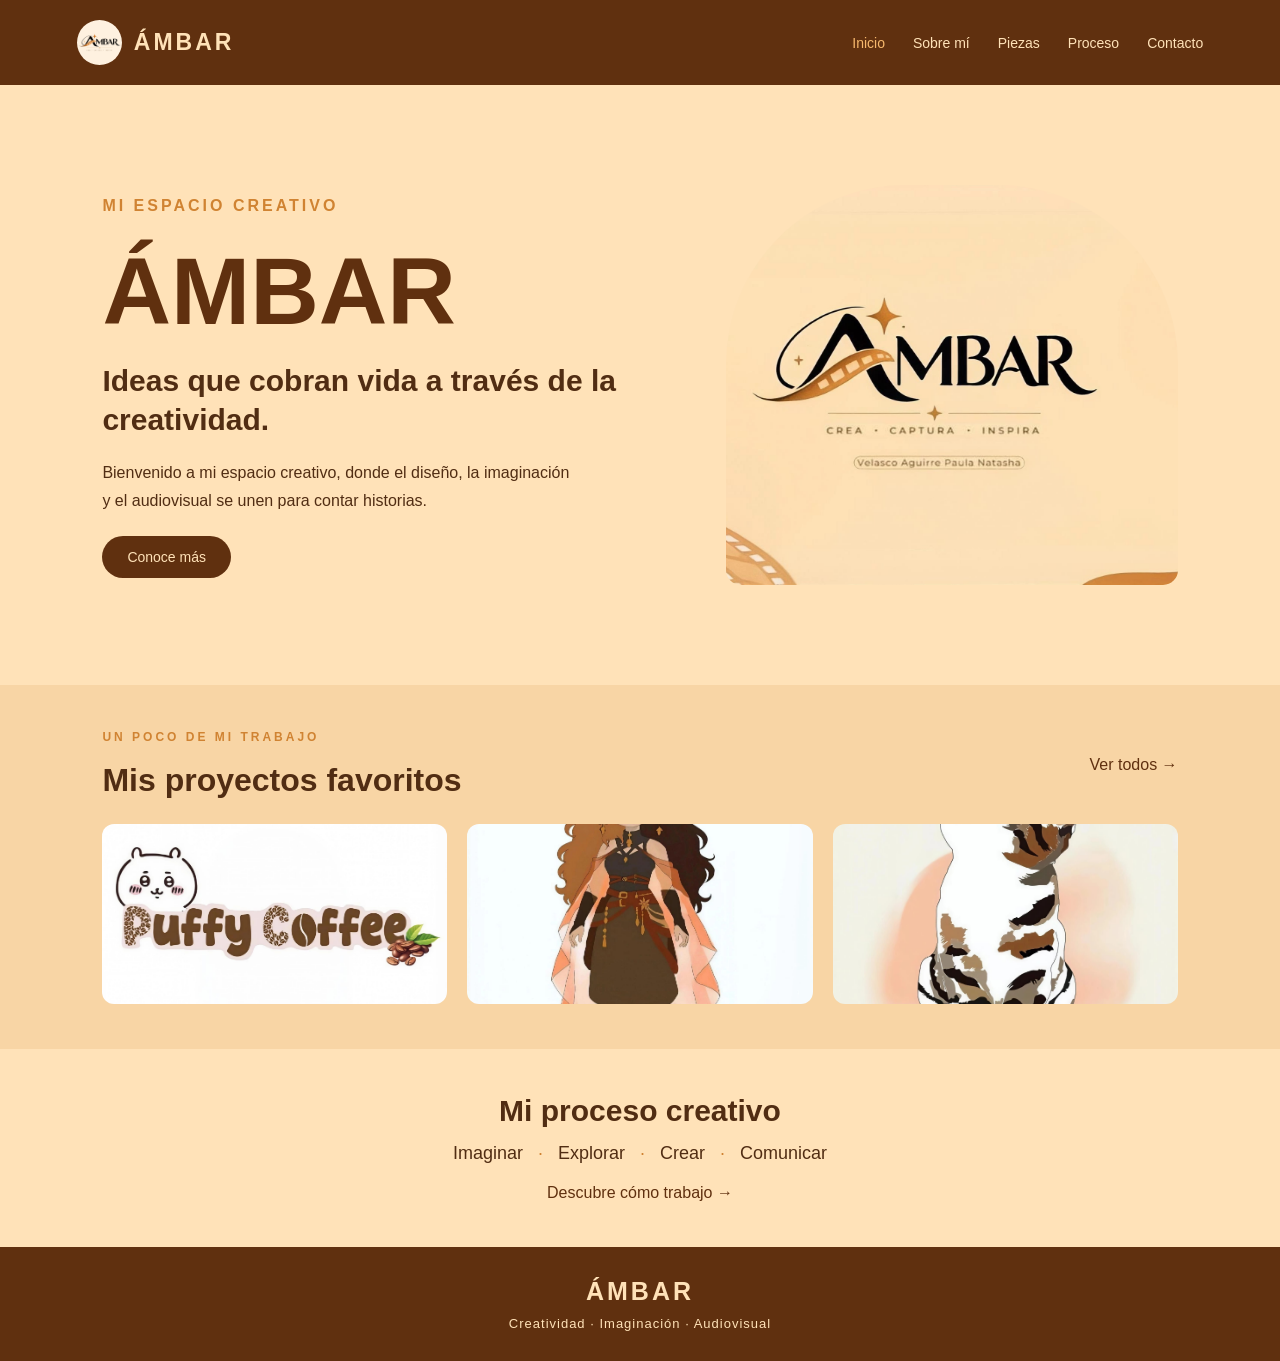
<file: index.html>
<!DOCTYPE html>
<html lang="es">
<head>
    <meta charset="UTF-8">
    <meta name="viewport" content="width=device-width, initial-scale=1.0">
    <title>ÁMBAR | Inicio</title>
    <link rel="stylesheet" href="estilos.css">
</head>
<body>

    <header>
        <div class="logo">
            <img src="logo.jpeg" alt="Logo de ÁMBAR">
            <h2>ÁMBAR</h2>
        </div>

        <nav>
            <a href="index.html" class="activo">Inicio</a>
            <a href="sobremi.html">Sobre mí</a>
            <a href="piezas.html">Piezas</a>
            <a href="proceso.html">Proceso</a>
            <a href="contacto.html">Contacto</a>
        </nav>
    </header>

    <main>
        <section class="portada">
            <div class="texto-portada">
                <p class="etiqueta">MI ESPACIO CREATIVO</p>
                <h1>ÁMBAR</h1>
                <h2>Ideas que cobran vida a través de la creatividad.</h2>
                <p>
                    Bienvenido a mi espacio creativo, donde el diseño,
                    la imaginación y el audiovisual se unen para contar historias.
                </p>
                <a href="sobremi.html" class="boton">Conoce más</a>
            </div>

            <div class="imagen-portada">
                <img src="portada.jpeg" alt="Imagen de presentación de ÁMBAR">
            </div>
        </section>

        <section class="vista-proyectos">
            <div class="titulo-seccion">
                <div>
                    <p class="etiqueta">UN POCO DE MI TRABAJO</p>
                    <h2>Mis proyectos favoritos</h2>
                </div>
                <a href="piezas.html">Ver todos →</a>
            </div>

            <div class="galeria-inicio">
                <img src="marca.jpeg" alt="Diseño de marca">
                <img src="creación de personaje.jpeg" alt="Creación de personaje">
                <img src="ilustracion gato.jpeg" alt="Ilustración de gato">
            </div>
        </section>

        <section class="frase-final">
            <h2>Mi proceso creativo</h2>
            <p>Imaginar <span>·</span> Explorar <span>·</span> Crear <span>·</span> Comunicar</p>
            <a href="proceso.html">Descubre cómo trabajo →</a>
        </section>
    </main>

    <footer>
        <h2>ÁMBAR</h2>
        <p>Creatividad · Imaginación · Audiovisual</p>
    </footer>

</body>
</html>
</file>
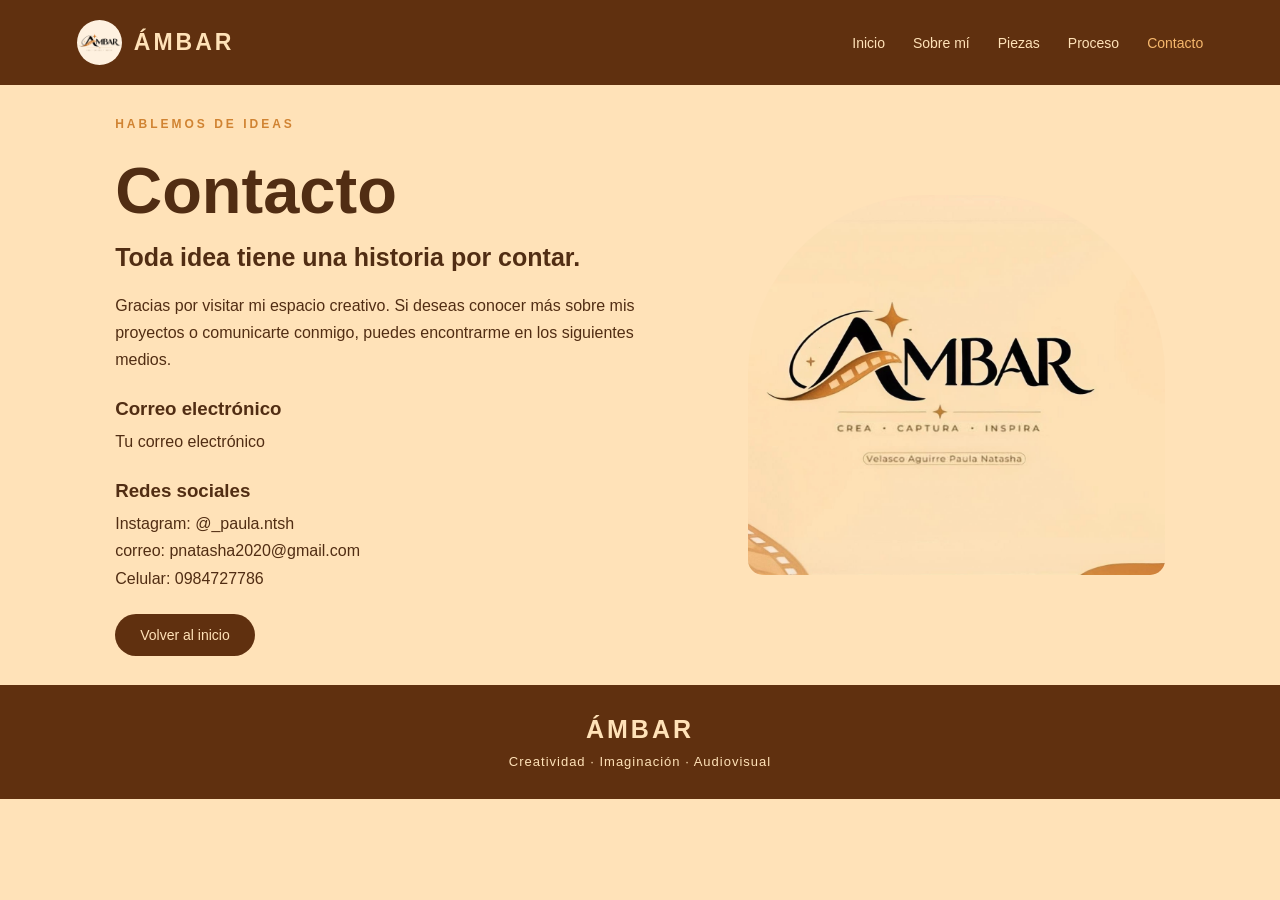
<file: contacto.html>
<!DOCTYPE html>
<html lang="es">
<head>
    <meta charset="UTF-8">
    <meta name="viewport" content="width=device-width, initial-scale=1.0">
    <title>ÁMBAR | Contacto</title>
    <link rel="stylesheet" href="estilos.css">
</head>
<body>

    <header>
        <div class="logo">
            <img src="logo.jpeg" alt="Logo de ÁMBAR">
            <h2>ÁMBAR</h2>
        </div>

        <nav>
            <a href="index.html">Inicio</a>
            <a href="sobremi.html">Sobre mí</a>
            <a href="piezas.html">Piezas</a>
            <a href="proceso.html">Proceso</a>
            <a href="contacto.html" class="activo">Contacto</a>
        </nav>
    </header>

    <main>
        <section class="contacto">
            <div class="contacto-texto">
                <p class="etiqueta">HABLEMOS DE IDEAS</p>
                <h1>Contacto</h1>
                <h2>Toda idea tiene una historia por contar.</h2>
                <p>
                    Gracias por visitar mi espacio creativo.
                    Si deseas conocer más sobre mis proyectos o comunicarte conmigo,
                    puedes encontrarme en los siguientes medios.
                </p>

                <div class="dato-contacto">
                    <h3>Correo electrónico</h3>
                    <p>Tu correo electrónico</p>
                </div>

                <div class="dato-contacto">
                    <h3>Redes sociales</h3>
                    <p>Instagram: @_paula.ntsh</p>
                    <p>correo: pnatasha2020@gmail.com</p>
                    <p>Celular: 0984727786</p>
                </div>

                <a href="index.html" class="boton">Volver al inicio</a>
            </div>

            <div class="contacto-imagen">
                <img src="portada.jpeg" alt="Imagen decorativa de ÁMBAR">
            </div>
        </section>
    </main>

    <footer>
        <h2>ÁMBAR</h2>
        <p>Creatividad · Imaginación · Audiovisual</p>
    </footer>

</body>
</html>
</file>
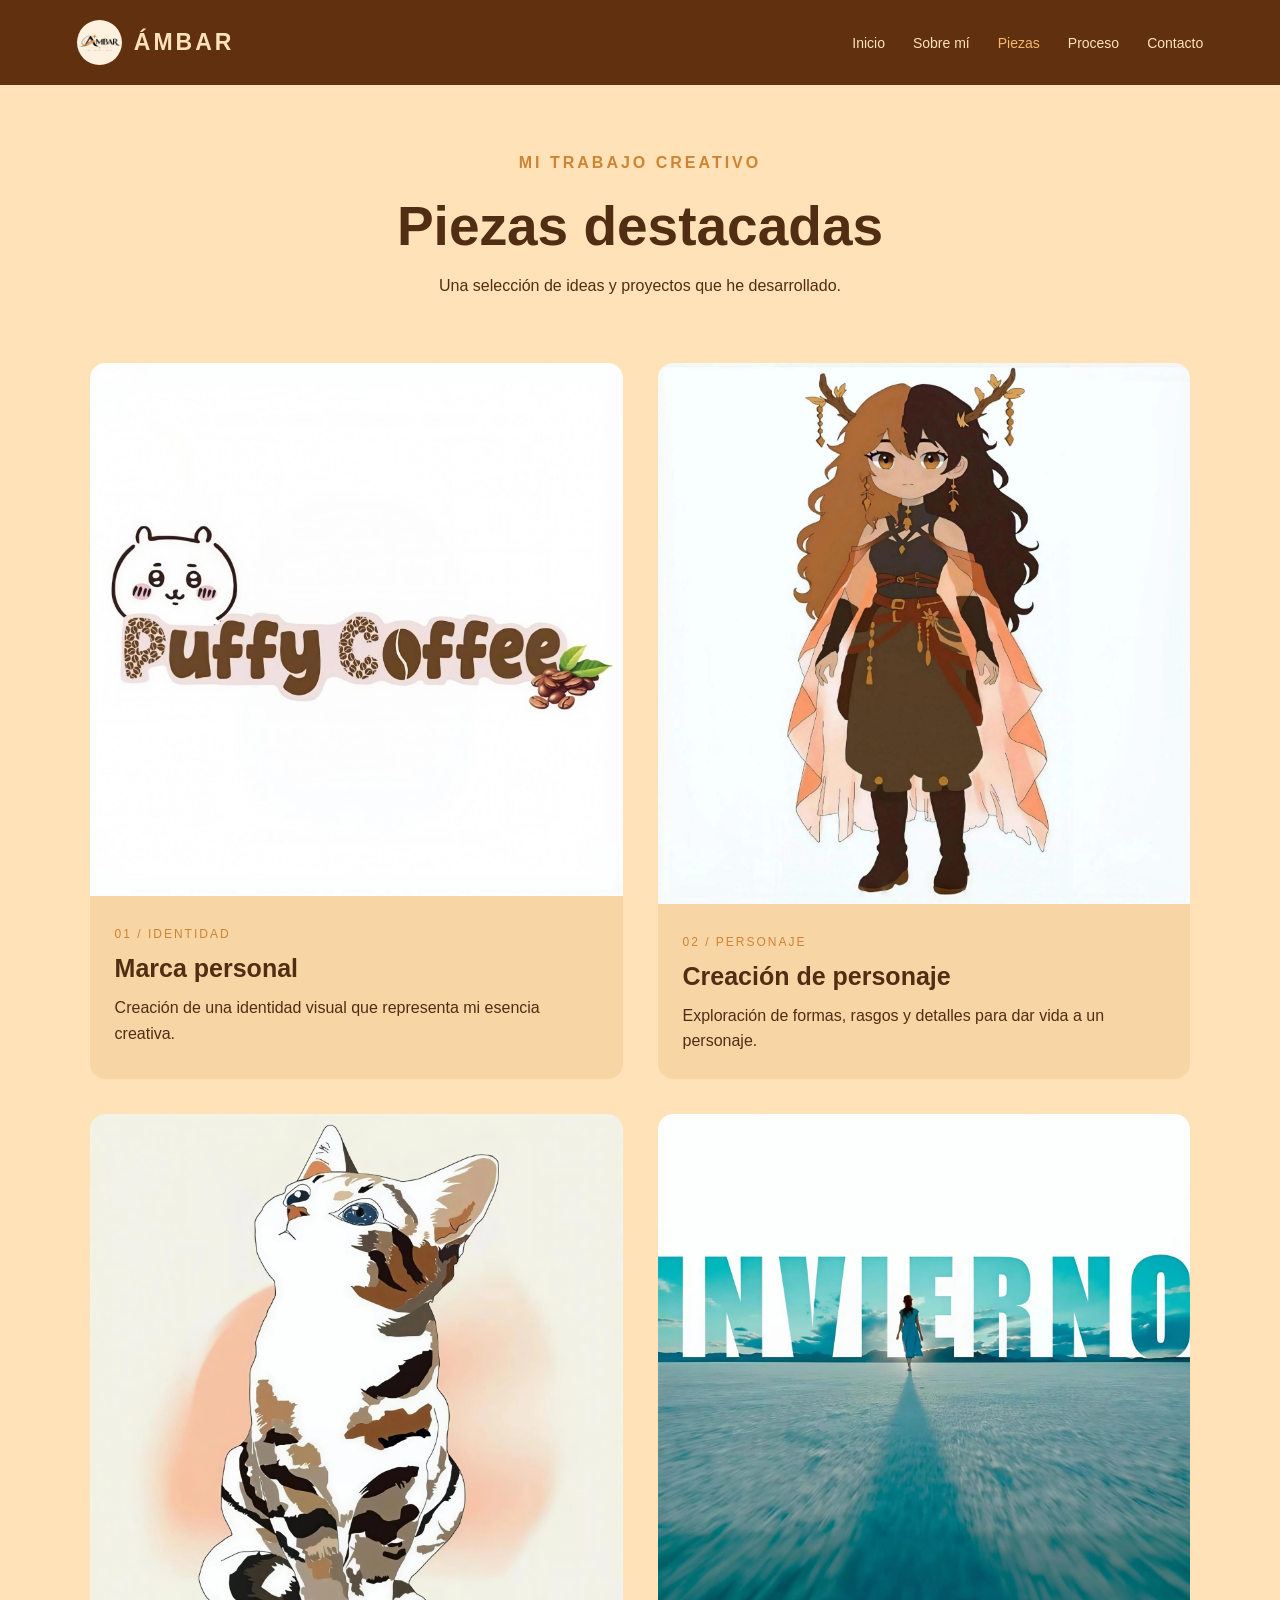
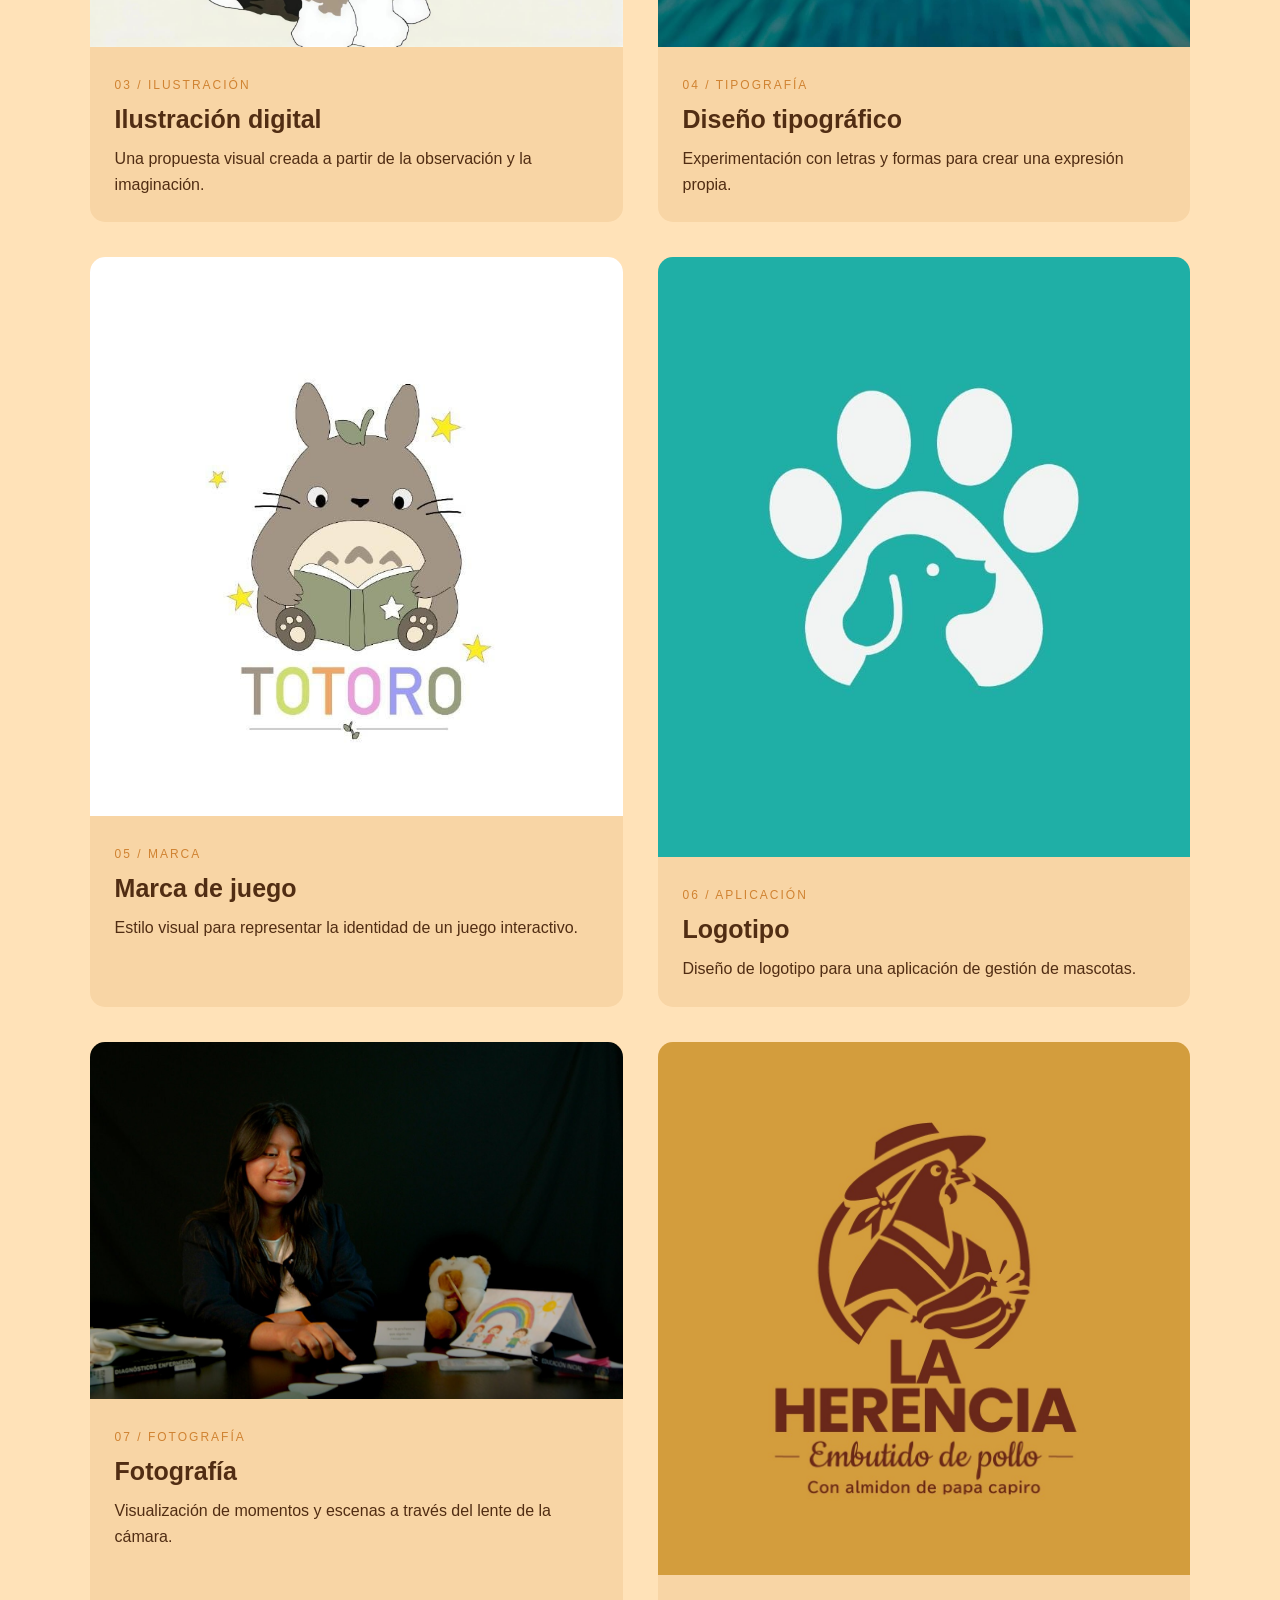
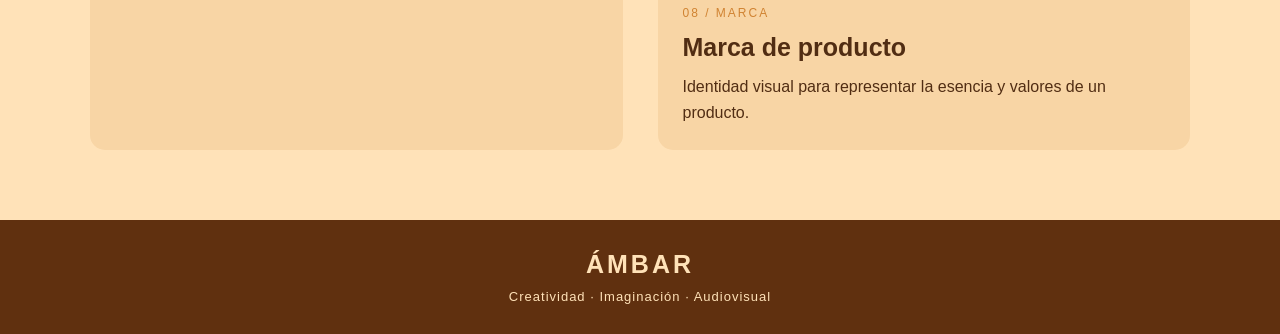
<file: piezas.html>
<!DOCTYPE html>
<html lang="es">
<head>
    <meta charset="UTF-8">
    <meta name="viewport" content="width=device-width, initial-scale=1.0">
    <title>ÁMBAR | Piezas</title>
    <link rel="stylesheet" href="estilos.css">
</head>
<body>

    <header>
        <div class="logo">
            <img src="logo.jpeg" alt="Logo de ÁMBAR">
            <h2>ÁMBAR</h2>
        </div>

        <nav>
            <a href="index.html">Inicio</a>
            <a href="sobremi.html">Sobre mí</a>
            <a href="piezas.html" class="activo">Piezas</a>
            <a href="proceso.html">Proceso</a>
            <a href="contacto.html">Contacto</a>
        </nav>
    </header>

    <main>
        <section class="encabezado-pagina">
            <p class="etiqueta">MI TRABAJO CREATIVO</p>
            <h1>Piezas destacadas</h1>
            <p>Una selección de ideas y proyectos que he desarrollado.</p>
        </section>

        <section class="galeria-piezas">
            <article class="tarjeta">
                <img src="marca.jpeg" alt="Diseño de marca personal">
                <div class="tarjeta-texto">
                    <p class="numero">01 / IDENTIDAD</p>
                    <h2>Marca personal</h2>
                    <p>Creación de una identidad visual que representa mi esencia creativa.</p>
                </div>
            </article>

            <article class="tarjeta">
                <img src="creación de personaje.jpeg" alt="Creación de personaje">
                <div class="tarjeta-texto">
                    <p class="numero">02 / PERSONAJE</p>
                    <h2>Creación de personaje</h2>
                    <p>Exploración de formas, rasgos y detalles para dar vida a un personaje.</p>
                </div>
            </article>

            <article class="tarjeta">
                <img src="ilustracion gato.jpeg" alt="Ilustración de gato">
                <div class="tarjeta-texto">
                    <p class="numero">03 / ILUSTRACIÓN</p>
                    <h2>Ilustración digital</h2>
                    <p>Una propuesta visual creada a partir de la observación y la imaginación.</p>
                </div>
            </article>

            <article class="tarjeta">
                <img src="diseño de tipografia.jpeg" alt="Diseño de tipografía">
                <div class="tarjeta-texto">
                    <p class="numero">04 / TIPOGRAFÍA</p>
                    <h2>Diseño tipográfico</h2>
                    <p>Experimentación con letras y formas para crear una expresión propia.</p>
                </div>
            </article>

<article class="tarjeta">
    <img src="marca de juego.jpeg" alt="Marca de juego">
    <div class="tarjeta-texto">
        <p class="numero">05 / MARCA</p>
        <h2>Marca de juego</h2>
        <p>Estilo visual para representar la identidad de un juego interactivo.</p>
    </div>
</article>

<article class="tarjeta">
    <img src="app huellapet.jpeg" alt="App Huellapet">
    <div class="tarjeta-texto">
        <p class="numero">06 / APLICACIÓN</p>
        <h2>Logotipo</h2>
        <p> Diseño de logotipo para una aplicación de gestión de mascotas.</p>
    </div>
</article>


<article class="tarjeta">
    <img src="fotografias.jpeg" alt="Fotografías">

    <div class="tarjeta-texto">
        <p class="numero">07 / FOTOGRAFÍA</p>
        <h2>Fotografía</h2>
        <p>Visualización de momentos y escenas a través del lente de la cámara.</p>
    </div>
</article>

<article class="tarjeta">
    <img src="marca de producto.jpeg" alt="Marca de producto">

    <div class="tarjeta-texto">
        <p class="numero">08 / MARCA</p>
        <h2>Marca de producto</h2>
        <p>Identidad visual para representar la esencia y valores de un producto.</p>
    </div>
</article>



        </section>
    </main>

    <footer>
        <h2>ÁMBAR</h2>
        <p>Creatividad · Imaginación · Audiovisual</p>
    </footer>

</body>
</html>
</file>
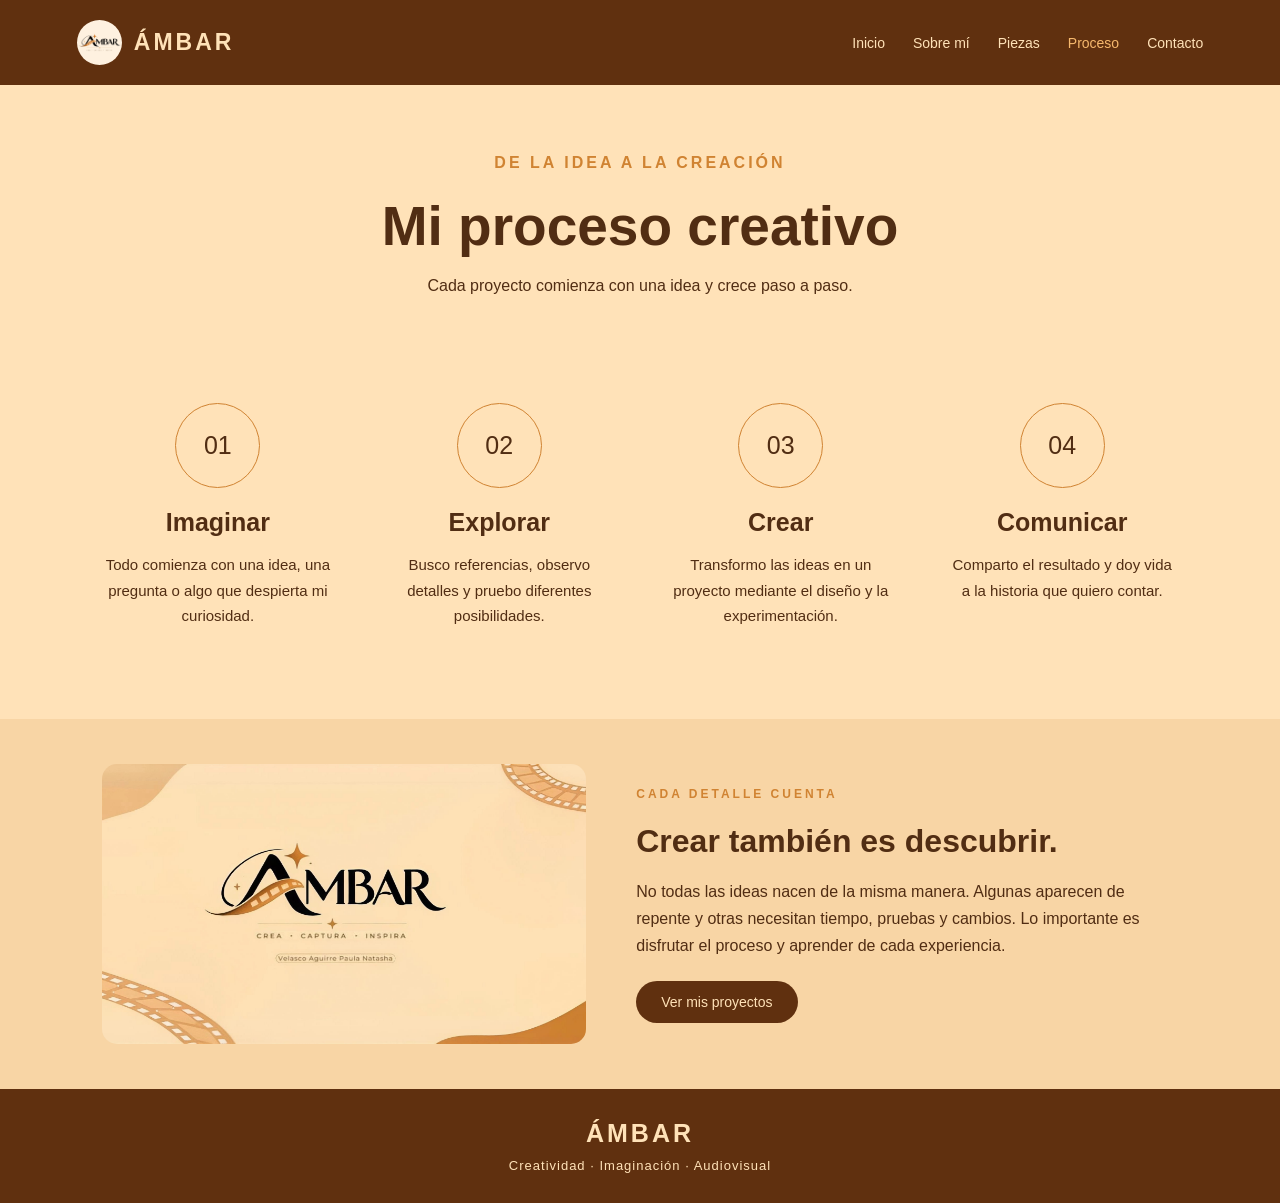
<file: proceso.html>
<!DOCTYPE html>
<html lang="es">
<head>
    <meta charset="UTF-8">
    <meta name="viewport" content="width=device-width, initial-scale=1.0">
    <title>ÁMBAR | Proceso creativo</title>
    <link rel="stylesheet" href="estilos.css">
</head>
<body>

    <header>
        <div class="logo">
            <img src="logo.jpeg" alt="Logo de ÁMBAR">
            <h2>ÁMBAR</h2>
        </div>

        <nav>
            <a href="index.html">Inicio</a>
            <a href="sobremi.html">Sobre mí</a>
            <a href="piezas.html">Piezas</a>
            <a href="proceso.html" class="activo">Proceso</a>
            <a href="contacto.html">Contacto</a>
        </nav>
    </header>

    <main>
        <section class="encabezado-pagina">
            <p class="etiqueta">DE LA IDEA A LA CREACIÓN</p>
            <h1>Mi proceso creativo</h1>
            <p>Cada proyecto comienza con una idea y crece paso a paso.</p>
        </section>

        <section class="pasos">
            <article class="paso">
                <div class="numero-paso">01</div>
                <h2>Imaginar</h2>
                <p>Todo comienza con una idea, una pregunta o algo que despierta mi curiosidad.</p>
            </article>

            <article class="paso">
                <div class="numero-paso">02</div>
                <h2>Explorar</h2>
                <p>Busco referencias, observo detalles y pruebo diferentes posibilidades.</p>
            </article>

            <article class="paso">
                <div class="numero-paso">03</div>
                <h2>Crear</h2>
                <p>Transformo las ideas en un proyecto mediante el diseño y la experimentación.</p>
            </article>

            <article class="paso">
                <div class="numero-paso">04</div>
                <h2>Comunicar</h2>
                <p>Comparto el resultado y doy vida a la historia que quiero contar.</p>
            </article>
        </section>

        <section class="frase-proceso">
            <img src="portada.jpeg" alt="Imagen que representa la inspiración">
            <div>
                <p class="etiqueta">CADA DETALLE CUENTA</p>
                <h2>Crear también es descubrir.</h2>
                <p>
                    No todas las ideas nacen de la misma manera. Algunas aparecen
                    de repente y otras necesitan tiempo, pruebas y cambios.
                    Lo importante es disfrutar el proceso y aprender de cada experiencia.
                </p>
                <a href="piezas.html" class="boton">Ver mis proyectos</a>
            </div>
        </section>
    </main>

    <footer>
        <h2>ÁMBAR</h2>
        <p>Creatividad · Imaginación · Audiovisual</p>
    </footer>

</body>
</html>
</file>
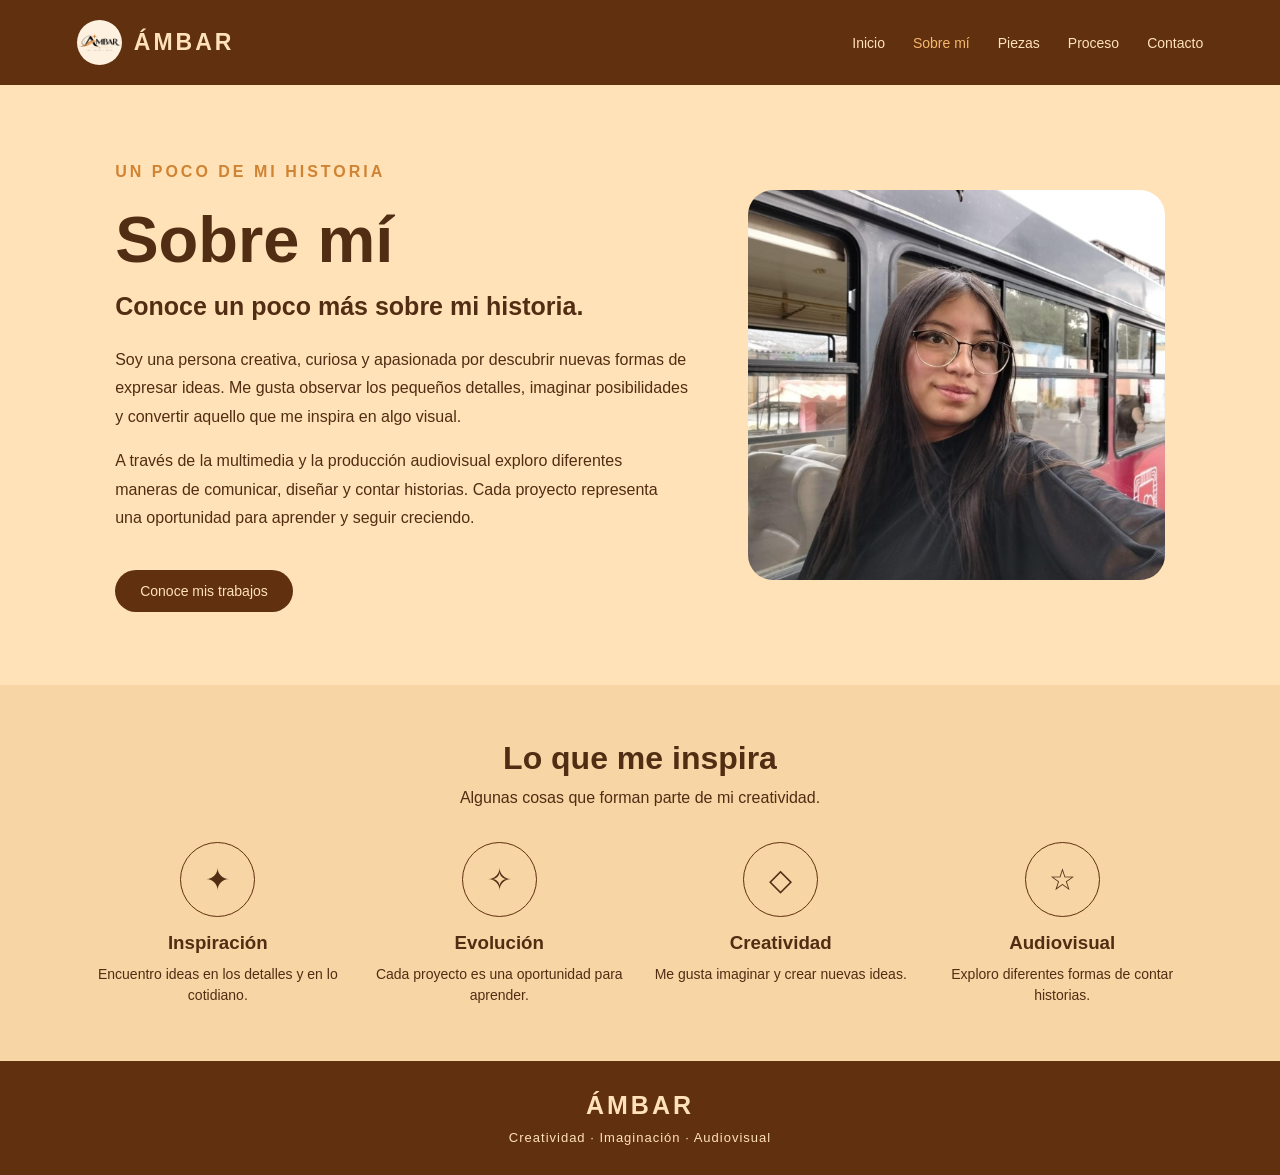
<file: sobremi.html>
<!DOCTYPE html>
<html lang="es">
<head>
    <meta charset="UTF-8">
    <meta name="viewport" content="width=device-width, initial-scale=1.0">
    <title>ÁMBAR | Sobre mí</title>
    <link rel="stylesheet" href="estilos.css">
</head>
<body>

    <header>
        <div class="logo">
            <img src="logo.jpeg" alt="Logo de ÁMBAR">
            <h2>ÁMBAR</h2>
        </div>

        <nav>
            <a href="index.html">Inicio</a>
            <a href="sobremi.html" class="activo">Sobre mí</a>
            <a href="piezas.html">Piezas</a>
            <a href="proceso.html">Proceso</a>
            <a href="contacto.html">Contacto</a>
        </nav>
    </header>

    <main>
        <section class="sobre-mi">
            <div class="sobre-texto">
                <p class="etiqueta">UN POCO DE MI HISTORIA</p>
                <h1>Sobre mí</h1>
                <h2>Conoce un poco más sobre mi historia.</h2>

                <p>
                    Soy una persona creativa, curiosa y apasionada por descubrir
                    nuevas formas de expresar ideas. Me gusta observar los
                    pequeños detalles, imaginar posibilidades y convertir
                    aquello que me inspira en algo visual.
                </p>

                <p>
                    A través de la multimedia y la producción audiovisual
                    exploro diferentes maneras de comunicar, diseñar y contar
                    historias. Cada proyecto representa una oportunidad para
                    aprender y seguir creciendo.
                </p>

                <a href="piezas.html" class="boton">Conoce mis trabajos</a>
            </div>

            <div class="sobre-imagen">
                <img src="foto personal.jpeg" alt="Fotografía personal">
            </div>
        </section>

        <section class="mis-intereses">
            <h2>Lo que me inspira</h2>
            <p class="subtitulo">Algunas cosas que forman parte de mi creatividad.</p>

            <div class="intereses">
                <article>
                    <div class="circulo">✦</div>
                    <h3>Inspiración</h3>
                    <p>Encuentro ideas en los detalles y en lo cotidiano.</p>
                </article>

                <article>
                    <div class="circulo">✧</div>
                    <h3>Evolución</h3>
                    <p>Cada proyecto es una oportunidad para aprender.</p>
                </article>

                <article>
                    <div class="circulo">◇</div>
                    <h3>Creatividad</h3>
                    <p>Me gusta imaginar y crear nuevas ideas.</p>
                </article>

                <article>
                    <div class="circulo">☆</div>
                    <h3>Audiovisual</h3>
                    <p>Exploro diferentes formas de contar historias.</p>
                </article>
            </div>
        </section>
    </main>

    <footer>
        <h2>ÁMBAR</h2>
        <p>Creatividad · Imaginación · Audiovisual</p>
    </footer>

</body>
</html>
</file>
<file: estilos.css>
* {
    margin: 0;
    padding: 0;
    box-sizing: border-box;
}

body {
    background-color: #FFE2B8;
    color: #512D13;
    font-family: Arial, sans-serif;
}

/* MENU PRINCIPAL */

header {
    background-color: #60300F;
    color: #FFE2B8;
    height: 85px;
    padding: 0 6%;
    display: flex;
    justify-content: space-between;
    align-items: center;
}

.logo {
    display: flex;
    align-items: center;
    gap: 12px;
}

.logo img {
    width: 45px;
    height: 45px;
    border-radius: 50%;
    object-fit: cover;
}

.logo h2 {
    font-size: 23px;
    letter-spacing: 3px;
}

nav {
    display: flex;
    gap: 28px;
}

nav a {
    color: #FFE2B8;
    text-decoration: none;
    font-size: 14px;
}

nav a:hover,
nav a.activo {
    color: #F6B86D;
}

/* ELEMENTOS GENERALES */

.etiqueta {
    color: #D08332;
    font-size: 12px;
    font-weight: bold;
    letter-spacing: 3px;
    margin-bottom: 18px;
}

.boton {
    display: inline-block;
    background-color: #60300F;
    color: #FFE2B8;
    text-decoration: none;
    padding: 13px 25px;
    border-radius: 30px;
    margin-top: 22px;
    font-size: 14px;
}

.boton:hover {
    background-color: #D08332;
}

/* PAGINA DE INICIO */

.portada {
    height: 600px;
    padding: 50px 8%;
    display: flex;
    justify-content: space-between;
    align-items: center;
    gap: 50px;
}

.texto-portada {
    width: 50%;
}

.texto-portada h1 {
    font-size: 95px;
    color: #60300F;
    margin-bottom: 15px;
}

.texto-portada h2 {
    font-size: 30px;
    line-height: 1.3;
    margin-bottom: 20px;
}

.texto-portada p {
    font-size: 16px;
    line-height: 1.7;
    max-width: 470px;
}

.imagen-portada {
    width: 42%;
    height: 400px;
}

.imagen-portada img {
    width: 100%;
    height: 100%;
    object-fit: cover;
    border-radius: 180px 180px 15px 15px;
}

/* PROYECTOS DE INICIO */

.vista-proyectos {
    background-color: #F8D5A5;
    padding: 45px 8%;
}

.titulo-seccion {
    display: flex;
    justify-content: space-between;
    align-items: center;
    margin-bottom: 25px;
}

.titulo-seccion h2 {
    font-size: 32px;
}

.titulo-seccion a {
    color: #60300F;
    text-decoration: none;
}

.galeria-inicio {
    display: flex;
    gap: 20px;
}

.galeria-inicio img {
    width: 33.3%;
    height: 180px;
    object-fit: cover;
    border-radius: 12px;
}

.frase-final {
    padding: 45px 8%;
    text-align: center;
}

.frase-final h2 {
    font-size: 30px;
    margin-bottom: 15px;
}

.frase-final p {
    font-size: 18px;
}

.frase-final span {
    color: #D08332;
    margin: 0 10px;
}

.frase-final a {
    display: inline-block;
    color: #60300F;
    margin-top: 20px;
    text-decoration: none;
}

/* PAGINA SOBRE MI */

.sobre-mi {
    height: 600px;
    padding: 45px 9%;
    display: flex;
    justify-content: space-between;
    align-items: center;
    gap: 60px;
}

.sobre-texto {
    width: 55%;
}

.sobre-texto h1 {
    font-size: 65px;
    margin-bottom: 15px;
}

.sobre-texto h2 {
    font-size: 25px;
    margin-bottom: 25px;
}

.sobre-texto p {
    font-size: 16px;
    line-height: 1.8;
    margin-bottom: 15px;
}

.sobre-imagen {
    width: 40%;
    height: 390px;
}

.sobre-imagen img {
    width: 100%;
    height: 100%;
    object-fit: cover;
    border-radius: 25px;
}

.mis-intereses {
    background-color: #F8D5A5;
    padding: 55px 7%;
    text-align: center;
}

.mis-intereses h2 {
    font-size: 32px;
}

.subtitulo {
    margin-top: 12px;
    margin-bottom: 35px;
}

.intereses {
    display: flex;
    justify-content: space-between;
    gap: 25px;
}

.intereses article {
    width: 25%;
}

.circulo {
    width: 75px;
    height: 75px;
    border: 1px solid #60300F;
    border-radius: 50%;
    display: flex;
    justify-content: center;
    align-items: center;
    font-size: 30px;
    margin: 0 auto 15px;
}

.intereses h3 {
    margin-bottom: 10px;
}

.intereses p {
    line-height: 1.5;
    font-size: 14px;
}

/* TITULOS DE PAGINAS */

.encabezado-pagina {
    text-align: center;
    padding: 65px 20px 45px;
}

.encabezado-pagina h1 {
    font-size: 55px;
    margin-bottom: 15px;
}

.encabezado-pagina p {
    font-size: 16px;
    line-height: 1.6;
}

/* PAGINA DE PIEZAS */

.galeria-piezas {
    padding: 20px 7% 70px;
    display: grid;
    grid-template-columns: 1fr 1fr;
    gap: 35px;
}

.tarjeta {
    background-color: #F8D5A5;
    border-radius: 15px;
    overflow: hidden;
}

.tarjeta img {
    width: 100%;
    height: auto;
    display: block
    object-fit: covntain;
}

.tarjeta-texto {
    padding: 25px;
}

.numero {
    color: #D08332;
    font-size: 12px;
    letter-spacing: 2px;
    margin-bottom: 10px;
}

.tarjeta-texto h2 {
    font-size: 25px;
    margin-bottom: 12px;
}

.tarjeta-texto p {
    line-height: 1.6;
}

/* PAGINA DE PROCESO */

.pasos {
    display: flex;
    justify-content: space-between;
    gap: 25px;
    padding: 35px 7% 65px;
}

.paso {
    width: 25%;
    text-align: center;
    padding: 25px 15px;
}

.numero-paso {
    width: 85px;
    height: 85px;
    border: 1px solid #D08332;
    border-radius: 50%;
    display: flex;
    justify-content: center;
    align-items: center;
    font-size: 25px;
    margin: 0 auto 20px;
}

.paso h2 {
    font-size: 25px;
    margin-bottom: 15px;
}

.paso p {
    font-size: 15px;
    line-height: 1.7;
}

.frase-proceso {
    background-color: #F8D5A5;
    padding: 45px 8%;
    display: flex;
    align-items: center;
    gap: 50px;
}

.frase-proceso img {
    width: 45%;
    height: 280px;
    object-fit: cover;
    border-radius: 15px;
}

.frase-proceso div {
    width: 55%;
}

.frase-proceso h2 {
    font-size: 32px;
    margin-bottom: 18px;
}

.frase-proceso p {
    line-height: 1.7;
}

/* PAGINA DE CONTACTO */

.contacto {
    height: 600px;
    padding: 50px 9%;
    display: flex;
    justify-content: space-between;
    align-items: center;
    gap: 60px;
}

.contacto-texto {
    width: 55%;
}

.contacto-texto h1 {
    font-size: 65px;
    margin-bottom: 15px;
}

.contacto-texto h2 {
    font-size: 25px;
    margin-bottom: 20px;
}

.contacto-texto p {
    line-height: 1.7;
}

.dato-contacto {
    margin-top: 25px;
}

.dato-contacto h3 {
    margin-bottom: 8px;
}

.contacto-imagen {
    width: 40%;
    height: 380px;
}

.contacto-imagen img {
    width: 100%;
    height: 100%;
    object-fit: cover;
    border-radius: 180px 180px 15px 15px;
}

/* PIE DE PAGINA */

footer {
    background-color: #60300F;
    color: #FFE2B8;
    text-align: center;
    padding: 30px;
}

footer h2 {
    font-size: 25px;
    letter-spacing: 3px;
    margin-bottom: 10px;
}

footer p {
    font-size: 13px;
    letter-spacing: 1px;
}



/*diseño para dispositivos moviles*/

@media (max-width: 768px) {

    /* MENU PRINCIPAL */

    header {
        height: auto;
        padding: 20px 5%;
        flex-direction: column;
        gap: 20px;
    }

    .logo h2 {
        font-size: 21px;
    }

    nav {
        flex-wrap: wrap;
        justify-content: center;
        gap: 15px;
    }

    nav a {
        font-size: 13px;
    }


    /* PAGINA DE INICIO */

    .portada {
        height: auto;
        padding: 45px 7%;
        flex-direction: column;
        gap: 30px;
    }

    .texto-portada {
        width: 100%;
    }

    .texto-portada h1 {
        font-size: 58px;
    }

    .texto-portada h2 {
        font-size: 26px;
    }

    .texto-portada p {
        font-size: 15px;
    }

    .imagen-portada {
        width: 100%;
        height: 300px;
    }


    /* PROYECTOS DE INICIO */

    .vista-proyectos {
        padding: 35px 6%;
    }

    .titulo-seccion {
        flex-direction: column;
        align-items: flex-start;
        gap: 15px;
    }

    .titulo-seccion h2 {
        font-size: 27px;
    }

    .galeria-inicio {
        flex-wrap: wrap;
    }

    .galeria-inicio img {
        width: 100%;
        height: 230px;
    }

    .frase-final {
        padding: 40px 7%;
    }

    .frase-final h2 {
        font-size: 25px;
    }


    /* PAGINA SOBRE MI */

    .sobre-mi {
        height: auto;
        padding: 40px 7%;
        flex-direction: column;
        gap: 30px;
    }

    .sobre-texto {
        width: 100%;
    }

    .sobre-texto h1 {
        font-size: 42px;
    }

    .sobre-texto h2 {
        font-size: 22px;
    }

    .sobre-imagen {
        width: 100%;
        height: 320px;
    }

    .mis-intereses {
        padding: 40px 6%;
    }

    .intereses {
        flex-wrap: wrap;
        justify-content: center;
    }

    .intereses article {
        width: 45%;
    }


    /* TITULOS DE PAGINAS */

    .encabezado-pagina {
        padding: 45px 20px 35px;
    }

    .encabezado-pagina h1 {
        font-size: 40px;
    }


    /* PAGINA DE PIEZAS */

    .galeria-piezas {
        grid-template-columns: 1fr;
        padding: 20px 6% 45px;
        gap: 25px;
    }

    .tarjeta-texto {
        padding: 20px;
    }

    .tarjeta-texto h2 {
        font-size: 22px;
    }


    /* PAGINA DE PROCESO */

    .pasos {
        flex-wrap: wrap;
        justify-content: center;
        padding: 25px 6% 45px;
        gap: 15px;
    }

    .paso {
        width: 45%;
        padding: 20px 10px;
    }

    .paso h2 {
        font-size: 21px;
    }

    .frase-proceso {
        padding: 35px 7%;
        flex-direction: column;
        gap: 25px;
    }

    .frase-proceso img {
        width: 100%;
        height: 250px;
    }

    .frase-proceso div {
        width: 100%;
    }

    .frase-proceso h2 {
        font-size: 26px;
    }


    /* PAGINA DE CONTACTO */

    .contacto {
        height: auto;
        padding: 40px 7%;
        flex-direction: column;
        gap: 30px;
    }

    .contacto-texto {
        width: 100%;
    }

    .contacto-texto h1 {
        font-size: 43px;
    }

    .contacto-texto h2 {
        font-size: 22px;
    }

    .contacto-imagen {
        width: 100%;
        height: 300px;
    }


    /* PIE DE PAGINA */

    footer {
        padding: 25px 15px;
    }

    footer h2 {
        font-size: 22px;
    }

    footer p {
        font-size: 12px;
    }

}
</file>
